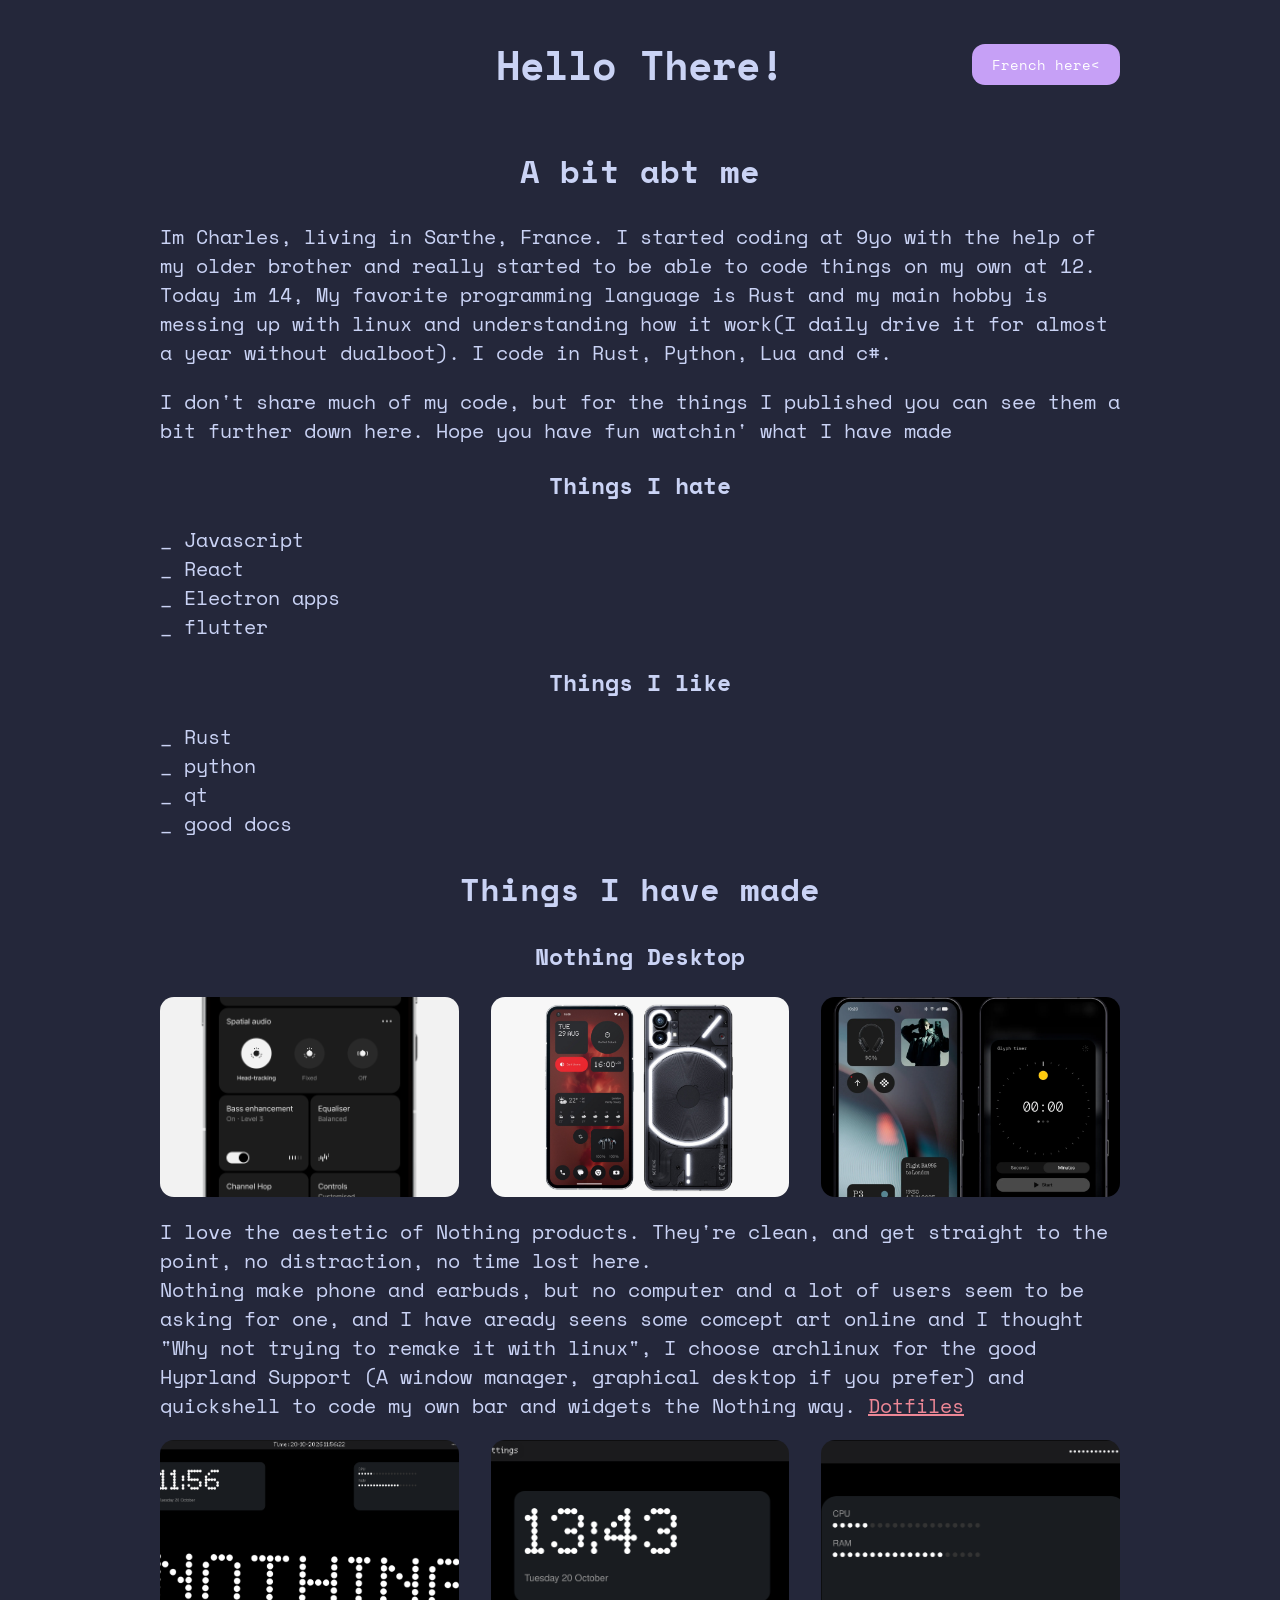
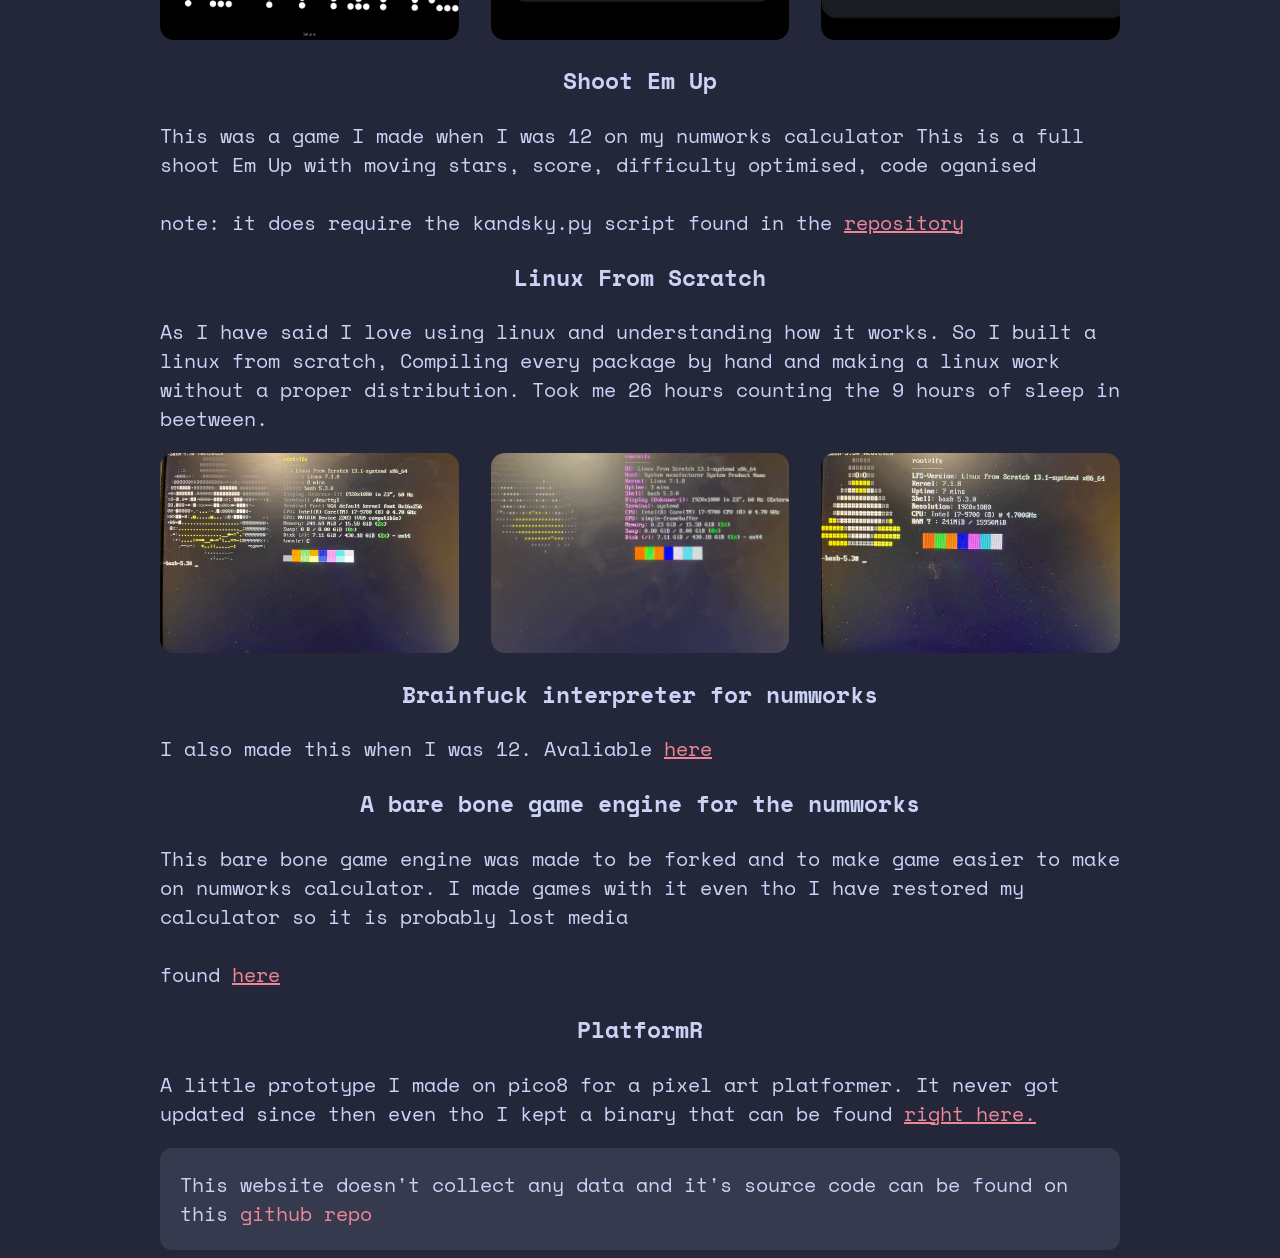
<file: index.html>
<!DOCTYPE html>
<html>
  <head>
    <title>Example</title>
    <link href="style.css" rel="stylesheet" />
    <link rel="preconnect" href="https://fonts.googleapis.com">
    <link rel="preconnect" href="https://fonts.gstatic.com" crossorigin><meta name="viewport" content="width=device-width, initial-scale=1" />
    <meta name="viewport" content="width=device-width, initial-scale=1" />
    <link href="https://fonts.googleapis.com/css2?family=Space+Mono:ital,wght@0,400;0,700;1,400;1,700&display=swap" rel="stylesheet">
  </head>

  <body>
    <header>
      <h1>Hello There!</h1>
      <Button onclick="location.href='index_french.html'">French here<</Button>
    </header>
    <h2>A bit abt me</h2>
    <p>
      Im Charles, living in Sarthe, France. I started coding at 9yo with
      the help of my older brother and really started to be able to code
      things on my own at 12.
      Today im 14, My favorite programming language is Rust 
      and my main hobby is messing up with linux and understanding 
      how it work(I daily drive it for almost a year without dualboot).
      I code in Rust, Python, Lua and c#.
    </p><p>
      I don't share much of my code, but for the things I 
      published you can see them a bit further down here.
      Hope you have fun watchin' what I have made
    </p>

    <h3 ">Things I hate</h3>
    <p>
      _ Javascript <br>
      _ React <br>
      _ Electron apps <br>
      _ flutter
    </p>

    <h3>Things I like</h3>
    <p>
      _ Rust<br>
      _ python <br>
      _ qt <br>
      _ good docs
    </p>

    <h2>Things I have made</h2>

    <h3> Nothing Desktop</h3>
    <div class="image_container">

      <img src="img/Nothing1.png">
      <img src="img/Nothing2.png">
      <img src="img/Nothing3.png">
    </div>
    <p> 
      I love the aestetic of Nothing products. They're clean,
      and get straight to the point, no distraction, no time lost 
      here. <br>

      Nothing make phone and earbuds, but no computer and a lot of
      users seem to be asking for one, and I have aready seens
      some comcept art online and I thought "Why not trying to remake
      it with linux", I choose archlinux for the good Hyprland Support
      (A window manager, graphical desktop if you prefer) and quickshell
      to code my own bar and widgets the Nothing way.

      <a href="https://github.com/An4rg/NothingDots">Dotfiles</a>

    </p>
    <div class="image_container">
      <img src="img/NothingMine1.png">
      <img src="img/NothingMine4.png">
      <img src="img/NothingMine5.png">
    </div>
    
    <h3>Shoot Em Up</h3>
    <p>
      This was a game I made when I was 12 on my numworks calculator
      This is a full shoot Em Up with moving stars, score, difficulty
      optimised, code oganised <br><br>

      note: it does require the kandsky.py script found in the <a href="https://github.com/An4rg/Shoot_Em_Up-NumWorks/">repository</a>
    </p>

    <h3> Linux From Scratch</h3>
    <p> As I have said I love using linux and understanding how it works. So I built a linux from scratch, 
    Compiling every package by hand and making a linux work without a proper distribution. Took me 26 hours counting the 9 hours of sleep
    in beetween.

    </p>
    <div class="image_container">
    
      <img src="img/lfs1.jpg">
      <img src="img/lfs2.gif">
      <img src="img/lfs3.jpg">
    </div>

    <h3>Brainfuck interpreter for numworks</h3>
    <p>
      I also made this when I was 12.
      Avaliable <a href="https://my.numworks.com/python/baguette-berladin/brainfuck">here </a>
    
    </p>

    <h3>A bare bone game engine for the numworks</h3>
    <p>
      This bare bone game engine was made to be forked and to make game easier to make
      on numworks calculator. I made games with it even tho I have restored my
      calculator so it is probably lost media
    <br><br>
      found <a href="https://my.numworks.com/python/baguette-berladin/game_engine">here</a>

    </p>


    <h3>PlatformR</h3>
    <p>
      A little prototype I made on pico8 for a pixel art platformer.
      It never got updated since then even tho I kept a binary that
      can be found <a href="https://github.com/Baguette365/ninja_runner/releases/tag/0.1">right here.</a>
    </p>
    <footer>
      <p>
        This website doesn't collect any data and it's source code can be found on this <a> github repo</a>
      </p>
    </footer>
    

  </body>
</html>
</file>
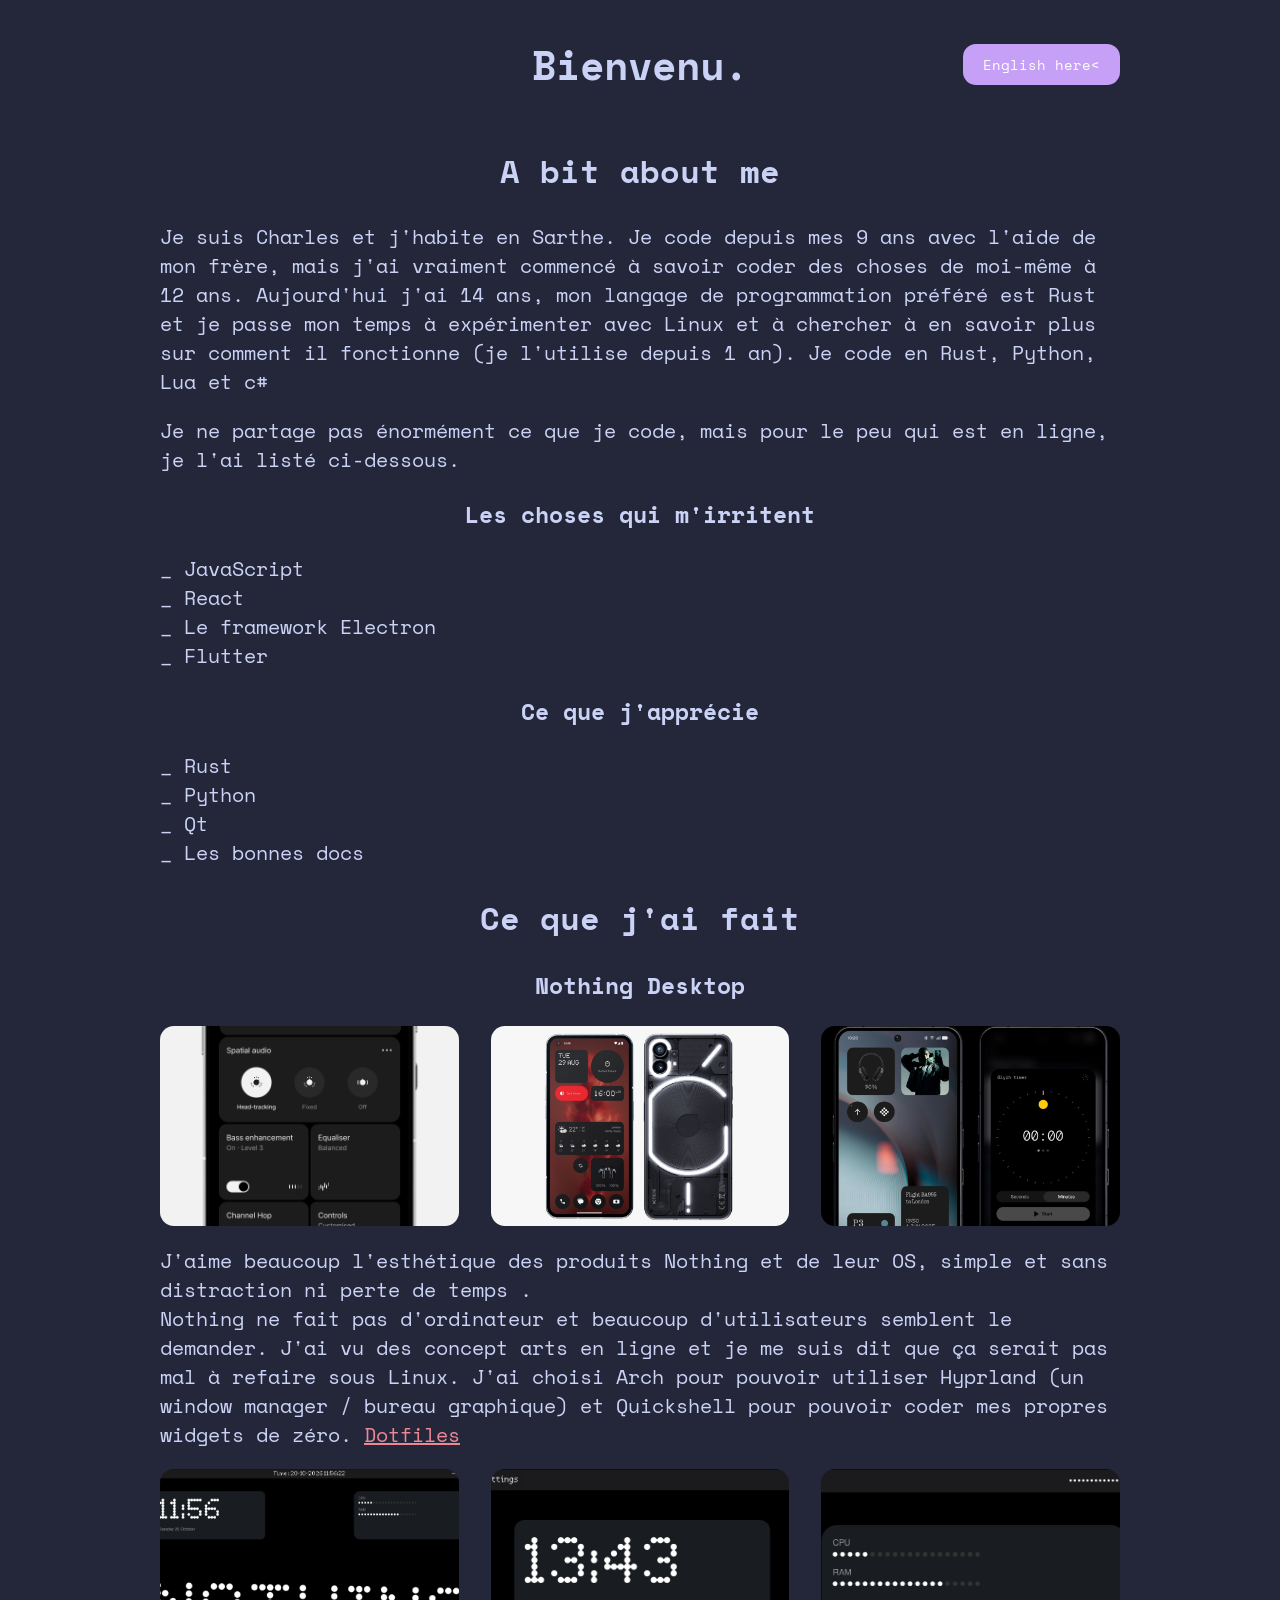
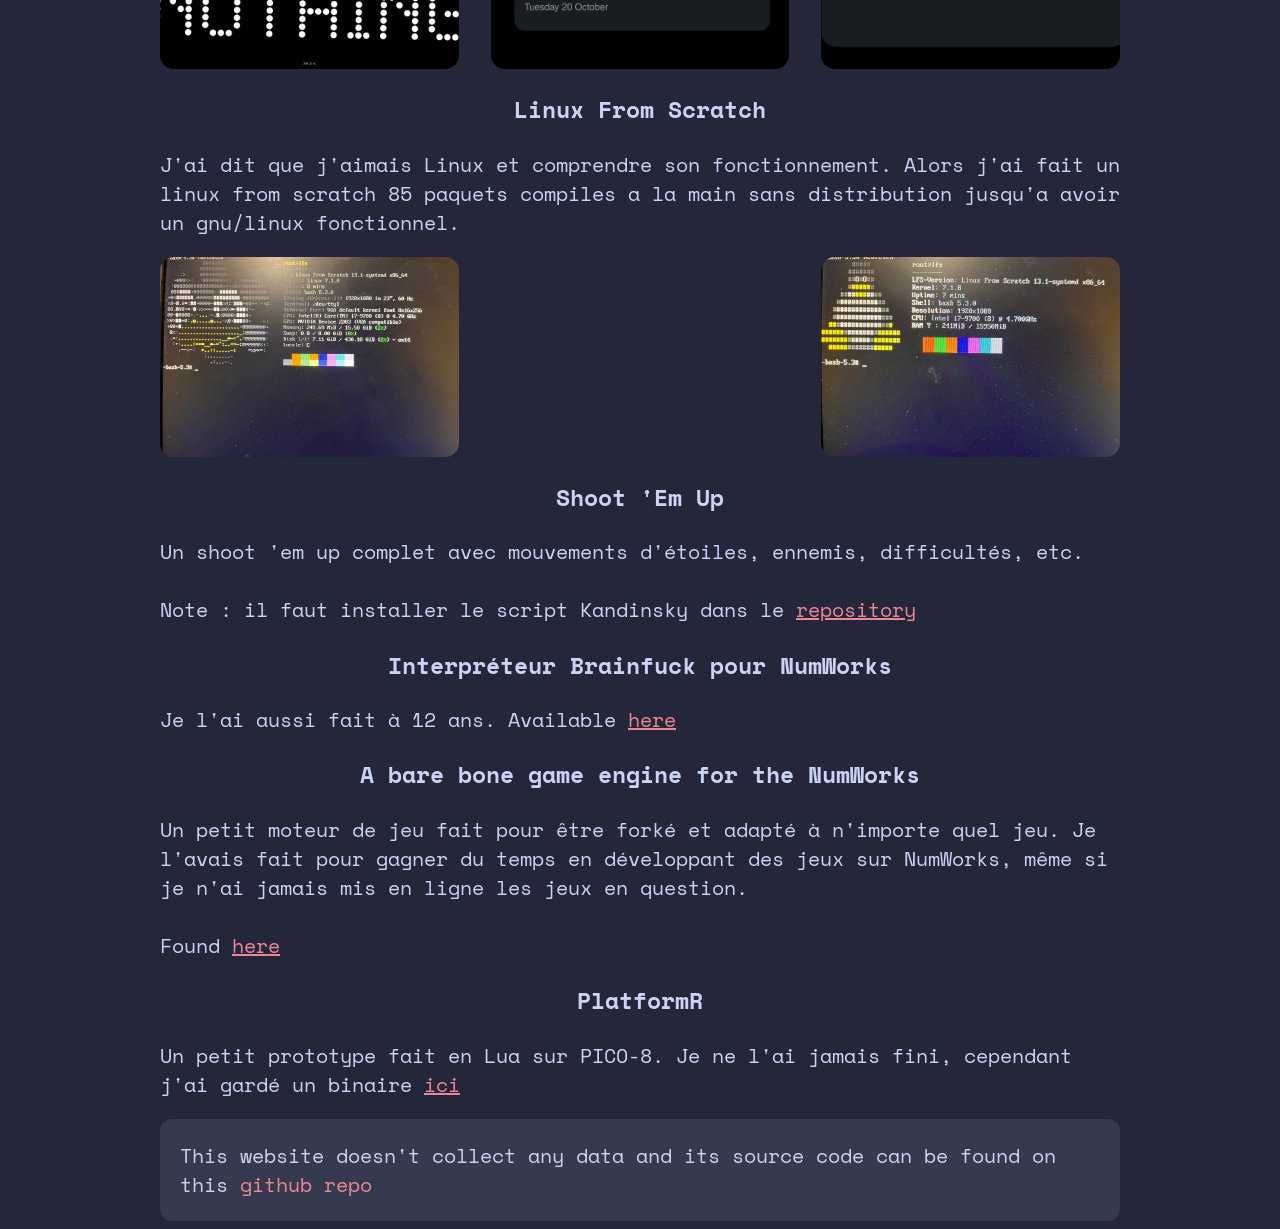
<file: index_french.html>
<!DOCTYPE html>
<html>
  <head>
    <title>Example</title>
    <link href="style.css" rel="stylesheet" />
    <link rel="preconnect" href="https://fonts.googleapis.com">
    <link rel="preconnect" href="https://fonts.gstatic.com" crossorigin><meta name="viewport" content="width=device-width, initial-scale=1" />
    <meta name="viewport" content="width=device-width, initial-scale=1" />
    <link href="https://fonts.googleapis.com/css2?family=Space+Mono:ital,wght@0,400;0,700;1,400;1,700&display=swap" rel="stylesheet">
  </head>

  <body>
    <header>
      <h1>Bienvenu.</h1>
      <Button onclick="location.href='index.html'">English here<</Button>
    </header>
    <h2>A bit about me</h2>
    <p>
      Je suis Charles et j'habite en Sarthe. Je code depuis mes 9 ans avec
      l'aide de mon frère, mais j'ai vraiment commencé à savoir coder des
      choses de moi-même à 12 ans.
      Aujourd'hui j'ai 14 ans, mon langage de programmation préféré est Rust
      et je passe mon temps à expérimenter avec Linux et à chercher à en savoir plus sur
      comment il fonctionne (je l'utilise depuis 1 an).
      Je code en Rust, Python, Lua et c#
    </p><p>
      Je ne partage pas énormément ce que je code,
      mais pour le peu qui est en ligne, je l'ai listé ci-dessous.
    </p>

    <h3 ">Les choses qui m'irritent</h3>
    <p>
      _ JavaScript <br>
      _ React <br>
      _ Le framework Electron<br>
      _ Flutter
    </p>

    <h3>Ce que j'apprécie</h3>
    <p>
      _ Rust<br>
      _ Python <br>
      _ Qt <br>
      _ Les bonnes docs
    </p>

    <h2>Ce que j'ai fait</h2>

    <h3> Nothing Desktop</h3>
    <div class="image_container">

      <img src="img/Nothing1.png">
      <img src="img/Nothing2.png">
      <img src="img/Nothing3.png">
    </div>
    <p> 
      J'aime beaucoup l'esthétique des produits Nothing et de leur OS, simple
      et sans distraction ni perte de temps
      .<br>

      Nothing ne fait pas d'ordinateur et beaucoup
      d'utilisateurs semblent le demander. J'ai vu
      des concept arts en ligne et je me suis dit que ça serait pas mal à refaire sous Linux.
      J'ai choisi Arch pour pouvoir utiliser Hyprland
      (un window manager / bureau graphique) et Quickshell
      pour pouvoir coder mes propres widgets de zéro.


      <a href="https://github.com/An4rg/NothingDots">Dotfiles</a>

    </p>
    <div class="image_container">
      <img src="img/NothingMine1.png">
      <img src="img/NothingMine4.png">
      <img src="img/NothingMine5.png">
    </div>
    <h3> Linux From Scratch</h3>
    <p> J'ai dit que j'aimais Linux et comprendre son fonctionnement. Alors j'ai fait un linux from scratch
    85 paquets compiles a la main sans distribution jusqu'a avoir un gnu/linux fonctionnel.

    </p>
    <div class="image_container">
    
      <img src="img/lfs1.jpg">
      <img src="img/lfs2.gif">
      <img src="img/lfs3.jpg">
    </div>   
    <h3>Shoot 'Em Up</h3>
    <p>
      Un shoot 'em up complet avec mouvements d'étoiles, ennemis, difficultés, etc.
       <br><br>

      Note : il faut installer le script Kandinsky dans le <a href="https://github.com/An4rg/Shoot_Em_Up-NumWorks/">repository</a>
    </p>

    <h3>Interpréteur Brainfuck pour NumWorks</h3>
    <p>
      Je l'ai aussi fait à 12 ans.
      Available <a href="https://my.numworks.com/python/baguette-berladin/brainfuck">here </a>
    
    </p>

    <h3>A bare bone game engine for the NumWorks</h3>
    <p>
      Un petit moteur de jeu fait pour être forké et adapté à n'importe quel jeu.
      Je l'avais fait pour gagner du temps en développant des jeux sur NumWorks,
      même si je n'ai jamais mis en ligne les jeux en question.
    <br><br>
      Found <a href="https://my.numworks.com/python/baguette-berladin/game_engine">here</a>

    </p>


    <h3>PlatformR</h3>
    <p>
      Un petit prototype fait en Lua sur PICO-8.
      Je ne l'ai jamais fini, cependant j'ai gardé un binaire
      <a href="https://github.com/Baguette365/ninja_runner/releases/tag/0.1">ici</a>
    </p>
    <footer>
      <p>
        This website doesn't collect any data and its source code can be found on this <a> github repo</a>
      </p>
    </footer>
    

  </body>
</html>
</file>
<file: style.css>
body {
  background-color: var(--base-color);
  color: #cad3f5;
  font-family: "Space Mono", monospace;
  font-size: var(--base-text-font-size);
  max-width: 80ch;
  margin-inline: auto;
  padding-inline: clamp(0.5rem, 3vw, 8rem);
}


:root {
  --base-text-font-size: clamp(1rem, 0.85rem + 0.5vw, 1.25rem);
  --h1-text-font-size: clamp(1.75rem, 1.5rem + 1.5vw, 2.5rem);
  --h2-text-font-size: clamp(1.4rem, 1.2rem + 1vw, 2rem);
  --h3-text-font-size: clamp(1.2rem, 1.1rem + 0.7vw, 1.6rem);
  --base-color: #24273a;
}

.image_container {
  display: flex;
  flex-wrap: wrap;
  gap: 2rem;
  flex-direction: row;
}

.image_container img {
  flex: 1 1 250px;
  min-width: 0;
  height: 200px;
  object-fit: cover;
  border-radius: 14px;
  transition: transform 0.5s ease-out;
}
.image_container img:hover {
  transform: scale(1.10);
}

header {
  display: grid;
  grid-template-columns: 1fr auto 1fr;
  align-items: center;
}

header h1 {
  color: #cad3f5;
  font-family: "Space Mono", monospace;
  font-weight: 800;
  font-size: var(--h1-text-font-size);
  text-align: center;
  grid-column: 2;

}
header button {
  grid-column: 3;
  justify-self: end;
  transition: transform 0.5s ease-out;
}


header button:hover {
  transform: translate(0, -7px)
}

button {
  background-color: #c6a0f6;
  border: none;
  color: #fff;
  padding: 10px 20px;
  text-align: center;
  text-decoration: none;
  display: inline-block;
  font-size: 14px;
  cursor: pointer;
  border-radius: 13px;
  font-family: "Space Mono", monospace;
}

h2 {
  color: #cad3f5;
  font-family: "Space Mono", monospace;
  font-weight: 800;
  font-size: var(--h2-text-font-size) ;
  text-align: center;
}
h3 {
  color: #cad3f5;
  font-family: "Space Mono", monospace;
  font-weight: 800;
  font-size: var(h3-text-font-size);
  text-align: center;
}
p {
  color: #cad3f5;
  font-family: "Space Mono", monospace;
  font-weight: 500;
  font-size: var(--base-text-font-size);

}

a {
  color: #ed8796;
  font-family: "Space Mono", monospace;
  font-weight: 500;
  font-size: var(--base-text-font-size);
}

footer {
  background-color: #363a4f;
  border-radius: 12px;
  padding: 2px;
  padding-left: 20px;
  padding-right: 20px;
}
</file>
